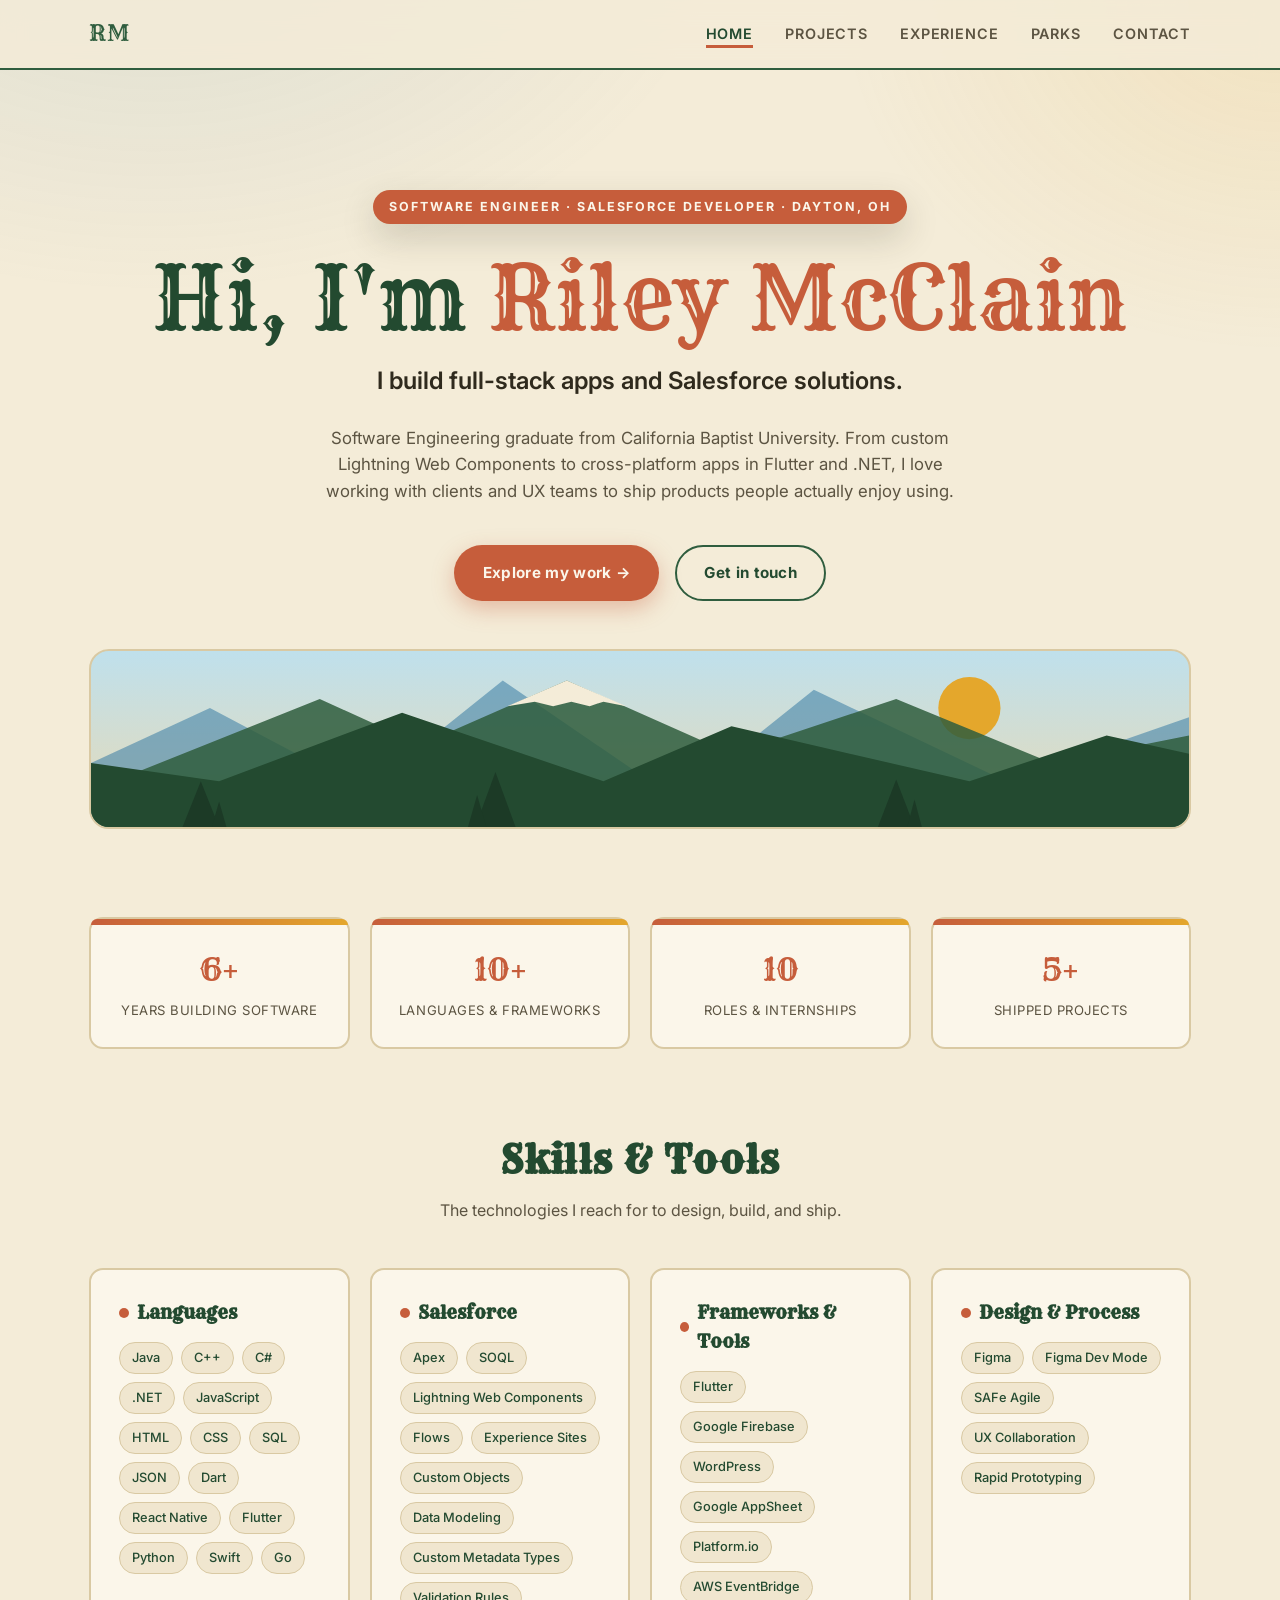
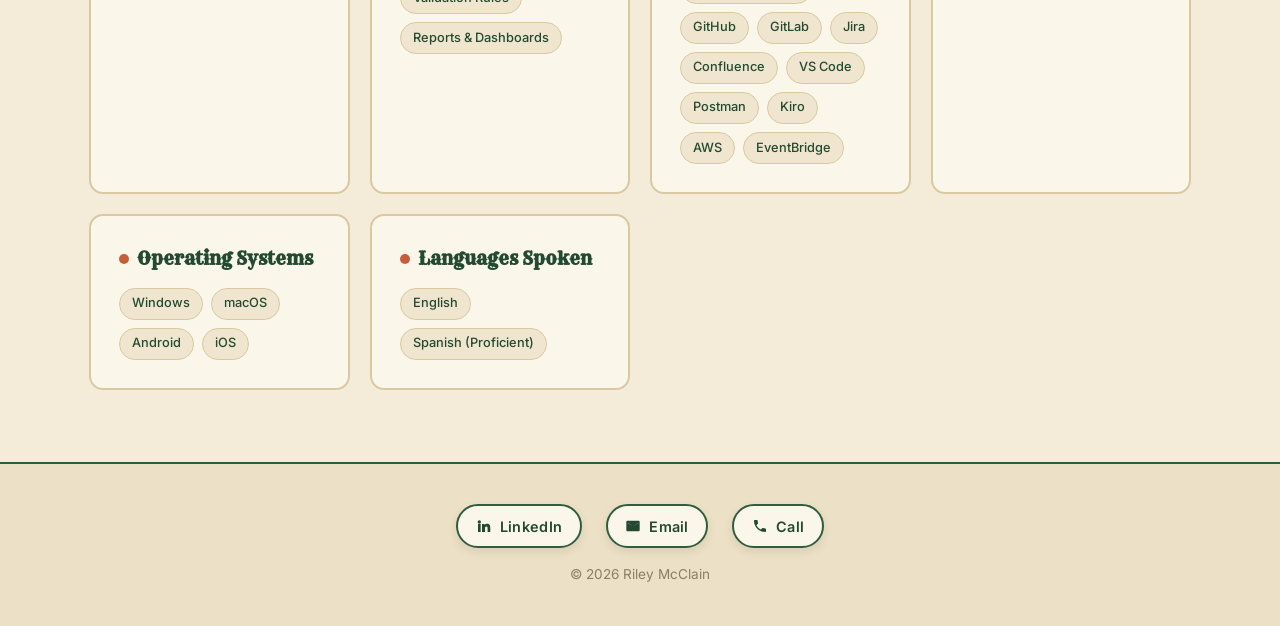
<file: index.html>
<!doctype html>
<html lang="en">
  <head>
    <meta charset="UTF-8" />
    <meta name="viewport" content="width=device-width, initial-scale=1.0" />
    <title>Riley McClain — Software Developer</title>
    <link rel="icon" type="image/svg+xml" href="favicon.svg" />
    <meta
      name="description"
      content="Riley McClain — Software Engineer specializing in full-stack development and Salesforce. Summa Cum Laude graduate building products people love to use."
    />

    <link rel="preconnect" href="https://fonts.googleapis.com" />
    <link rel="preconnect" href="https://fonts.gstatic.com" crossorigin />
    <link
      href="https://fonts.googleapis.com/css2?family=Inter:wght@400;500;600;700&family=Rye&family=Roboto+Slab:wght@500;700&display=swap"
      rel="stylesheet"
    />
    <link rel="stylesheet" href="styles.css" />
    <script src="data.js" defer></script>
    <script src="script.js" defer></script>
  </head>
  <body>
    <header class="header">
      <nav class="nav">
        <span class="logo">RM</span>
        <ul class="nav-links">
          <li><a href="index.html" class="active">Home</a></li>
          <li><a href="projects.html">Projects</a></li>
          <li><a href="experience.html">Experience</a></li>
          <li><a href="parks.html">Parks</a></li>
          <li><a href="contact.html">Contact</a></li>
        </ul>
      </nav>
    </header>

    <main class="main">
      <section class="hero">
        <span class="hero-eyebrow"
          >Software Engineer · Salesforce Developer · Dayton, OH</span
        >
        <h1>Hi, I'm <span class="grad">Riley McClain</span></h1>
        <p class="subtitle">
          I build full-stack apps and Salesforce solutions.
        </p>
        <p class="tagline">
          Software Engineering graduate from California Baptist University. From
          custom Lightning Web Components to cross-platform apps in Flutter and
          .NET, I love working with clients and UX teams to ship products people
          actually enjoy using.
        </p>
        <div class="cta-row">
          <a href="projects.html" class="btn primary">Explore my work →</a>
          <a href="contact.html" class="btn ghost">Get in touch</a>
        </div>

        <div class="hero-scene" aria-hidden="true">
          <svg viewBox="0 0 1200 200" preserveAspectRatio="xMidYMax slice">
            <!-- sun -->
            <circle cx="960" cy="70" r="34" fill="#e4a72c" />
            <!-- back mountain range (sky blue) -->
            <path
              d="M0 200 L0 130 L130 70 L300 160 L450 40 L640 170 L790 50 L1000 150 L1200 80 L1200 200 Z"
              fill="#3a7ca5"
              opacity="0.55"
            />
            <!-- mid range (pine) -->
            <path
              d="M0 200 L0 160 L250 60 L360 110 L520 40 L700 120 L880 60 L1050 130 L1200 100 L1200 200 Z"
              fill="#2f5d3e"
              opacity="0.85"
            />
            <!-- snow cap on main peak -->
            <path
              d="M520 40 L455 68 L485 63 L505 68 L525 63 L545 68 L560 63 L585 68 Z"
              fill="#f4ecd8"
            />
            <!-- front range (dark pine) -->
            <path
              d="M0 200 L0 130 L140 150 L340 75 L560 150 L700 90 L960 150 L1110 100 L1200 120 L1200 200 Z"
              fill="#234a30"
            />
            <!-- foreground pines -->
            <g fill="#1c3a26">
              <path d="M100 200 L120 150 L140 200 Z" />
              <path d="M132 200 L140 172 L148 200 Z" />
              <path d="M420 200 L442 140 L464 200 Z" />
              <path d="M412 200 L422 165 L432 200 Z" />
              <path d="M860 200 L880 148 L900 200 Z" />
              <path d="M892 200 L900 170 L908 200 Z" />
            </g>
          </svg>
        </div>
      </section>

      <section class="stats reveal">
        <div class="stat">
          <div class="num" id="stat-years">2+</div>
          <div class="label">Years building software</div>
        </div>
        <div class="stat">
          <div class="num">10+</div>
          <div class="label">Languages & frameworks</div>
        </div>
        <div class="stat">
          <div class="num" id="stat-roles">7</div>
          <div class="label">Roles &amp; internships</div>
        </div>
        <div class="stat">
          <div class="num">5+</div>
          <div class="label">Shipped projects</div>
        </div>
      </section>

      <section class="skills-section reveal">
        <h2 class="skills-heading">Skills &amp; Tools</h2>
        <p class="skills-sub">
          The technologies I reach for to design, build, and ship.
        </p>
        <div class="skills-grid">
          <div class="skill-group">
            <h3>Languages</h3>
            <div class="tag-list">
              <span class="tag">Java</span>
              <span class="tag">C++</span>
              <span class="tag">C#</span>
              <span class="tag">.NET</span>
              <span class="tag">JavaScript</span>
              <span class="tag">HTML</span>
              <span class="tag">CSS</span>
              <span class="tag">SQL</span>
              <span class="tag">JSON</span>
              <span class="tag">Dart</span>
              <span class="tag">React Native</span>
              <span class="tag">Flutter</span>
              <span class="tag">Python</span>
              <span class="tag">Swift</span>
              <span class="tag">Go</span>
            </div>
          </div>
          <div class="skill-group">
            <h3>Salesforce</h3>
            <div class="tag-list">
              <span class="tag">Apex</span>
              <span class="tag">SOQL</span>
              <span class="tag">Lightning Web Components</span>
              <span class="tag">Flows</span>
              <span class="tag">Experience Sites</span>
              <span class="tag">Custom Objects</span>
              <span class="tag">Data Modeling</span>
              <span class="tag">Custom Metadata Types</span>
              <span class="tag">Validation Rules</span>
              <span class="tag">Reports &amp; Dashboards</span>
            </div>
          </div>
          <div class="skill-group">
            <h3>Frameworks &amp; Tools</h3>
            <div class="tag-list">
              <span class="tag">Flutter</span>
              <span class="tag">Google Firebase</span>
              <span class="tag">WordPress</span>
              <span class="tag">Google AppSheet</span>
              <span class="tag">Platform.io</span>
              <span class="tag">AWS EventBridge</span>
              <span class="tag">GitHub</span>
              <span class="tag">GitLab</span>
              <span class="tag">Jira</span>
              <span class="tag">Confluence</span>
              <span class="tag">VS Code</span>
              <span class="tag">Postman</span>
              <span class="tag">Kiro</span>
              <span class="tag">AWS</span>
              <span class="tag">EventBridge</span>
            </div>
          </div>
          <div class="skill-group">
            <h3>Design &amp; Process</h3>
            <div class="tag-list">
              <span class="tag">Figma</span>
              <span class="tag">Figma Dev Mode</span>
              <span class="tag">SAFe Agile</span>
              <span class="tag">UX Collaboration</span>
              <span class="tag">Rapid Prototyping</span>
            </div>
          </div>
          <div class="skill-group">
            <h3>Operating Systems</h3>
            <div class="tag-list">
              <span class="tag">Windows</span>
              <span class="tag">macOS</span>
              <span class="tag">Android</span>
              <span class="tag">iOS</span>
            </div>
          </div>
          <div class="skill-group">
            <h3>Languages Spoken</h3>
            <div class="tag-list">
              <span class="tag">English</span>
              <span class="tag">Spanish (Proficient)</span>
            </div>
          </div>
        </div>
      </section>
    </main>

    <footer class="footer">
      <div class="footer-social">
        <a
          href="https://www.linkedin.com/in/rileynjmcclain"
          target="_blank"
          rel="noopener"
        >
          <svg
            class="badge-icon"
            viewBox="0 0 24 24"
            fill="currentColor"
            aria-hidden="true"
          >
            <path
              d="M4.98 3.5a2.5 2.5 0 11-.02 5 2.5 2.5 0 01.02-5zM3 9h4v12H3zM9 9h3.8v1.6h.05c.53-1 1.83-2.05 3.77-2.05 4.03 0 4.78 2.65 4.78 6.1V21h-4v-5.35c0-1.27-.02-2.9-1.77-2.9-1.77 0-2.04 1.38-2.04 2.8V21H9z"
            />
          </svg>
          LinkedIn
        </a>
        <a href="mailto:rileyn.mcclain@gmail.com">
          <svg
            class="badge-icon"
            viewBox="0 0 24 24"
            fill="currentColor"
            aria-hidden="true"
          >
            <path
              d="M2 5.5A1.5 1.5 0 013.5 4h17A1.5 1.5 0 0122 5.5v13a1.5 1.5 0 01-1.5 1.5h-17A1.5 1.5 0 012 18.5zM4 7.2v.3l8 5 8-5v-.3l-8 5z"
            />
          </svg>
          Email
        </a>
        <a href="tel:+18055519979">
          <svg
            class="badge-icon"
            viewBox="0 0 24 24"
            fill="currentColor"
            aria-hidden="true"
          >
            <path
              d="M6.6 10.8c1.4 2.8 3.8 5.1 6.6 6.6l2.2-2.2c.3-.3.7-.4 1-.2 1.1.4 2.4.6 3.6.6.6 0 1 .4 1 1V20c0 .6-.4 1-1 1C10.6 21 3 13.4 3 4c0-.6.4-1 1-1h3.5c.6 0 1 .4 1 1 0 1.3.2 2.5.6 3.6.1.4 0 .8-.3 1z"
            />
          </svg>
          Call
        </a>
      </div>
      <div class="footer-copy">© 2026 Riley McClain</div>
    </footer>
  </body>
</html>
</file>
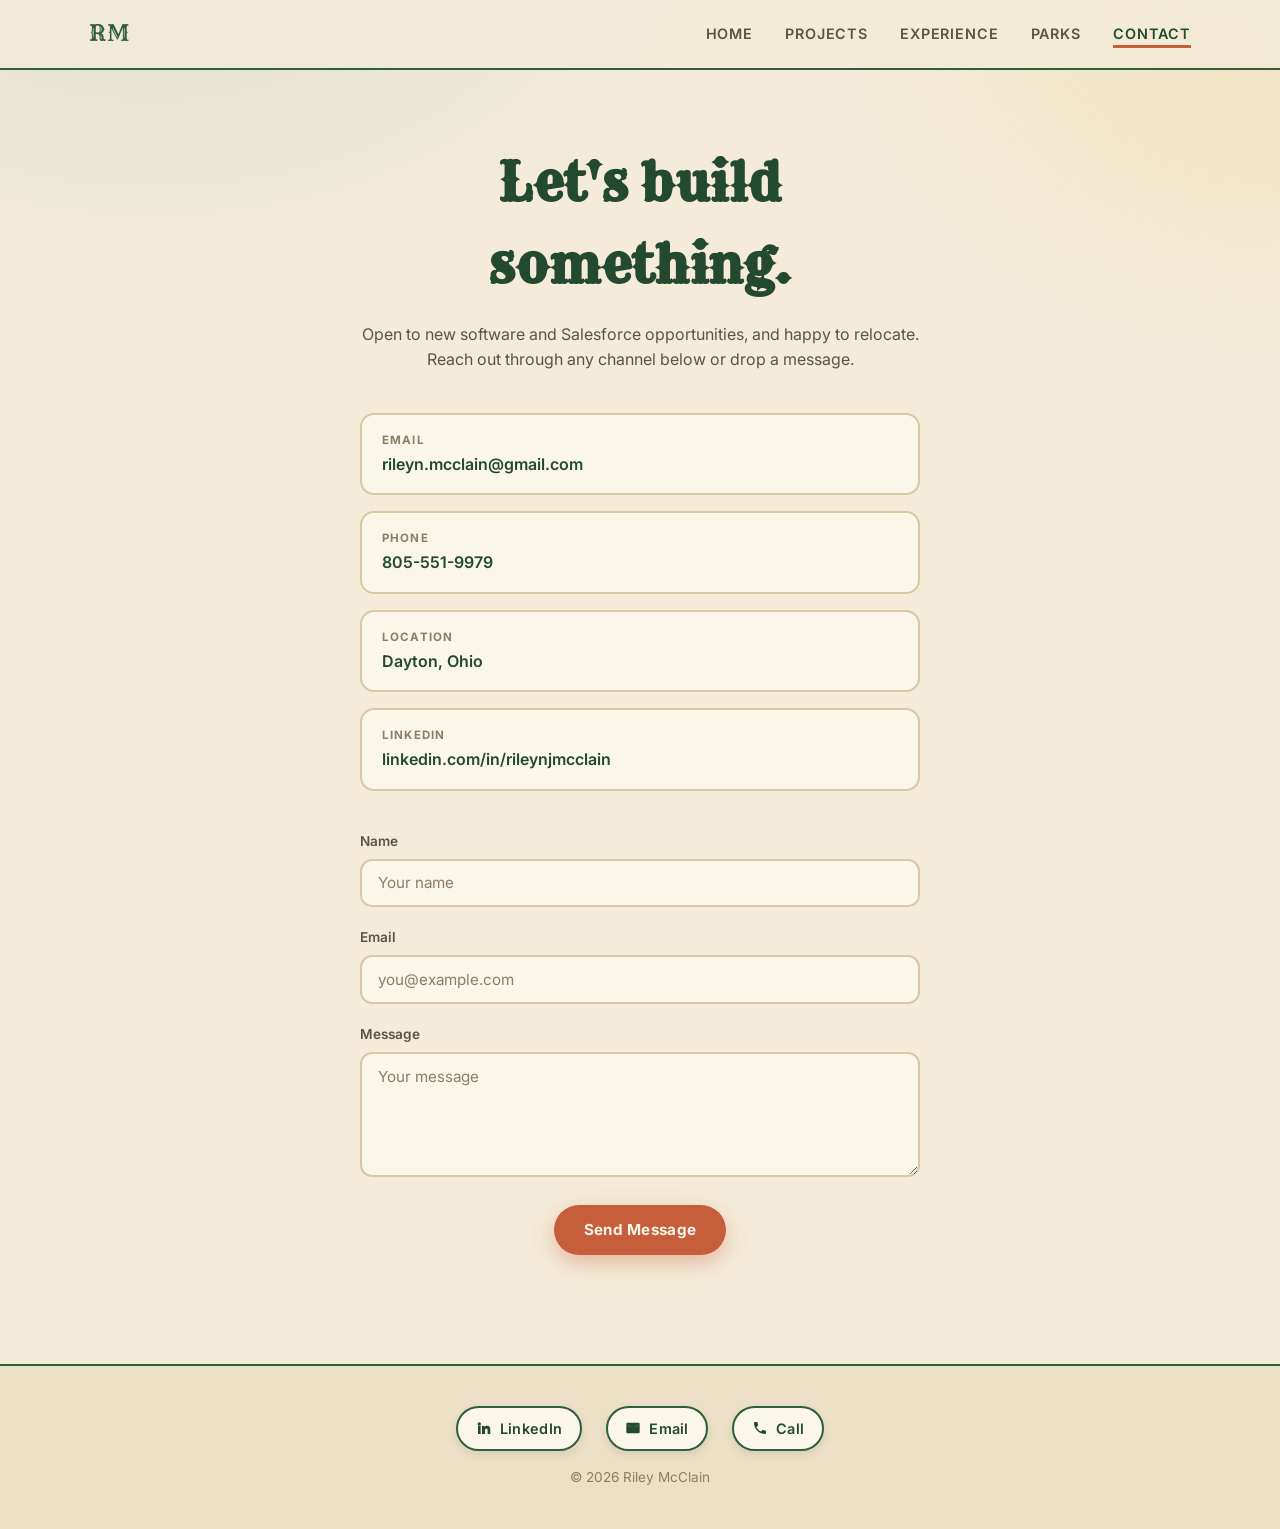
<file: contact.html>
<!doctype html>
<html lang="en">
  <head>
    <meta charset="UTF-8" />
    <meta name="viewport" content="width=device-width, initial-scale=1.0" />
    <title>Contact — Riley McClain</title>
    <link rel="icon" type="image/svg+xml" href="favicon.svg" />

    <link rel="preconnect" href="https://fonts.googleapis.com" />
    <link rel="preconnect" href="https://fonts.gstatic.com" crossorigin />
    <link
      href="https://fonts.googleapis.com/css2?family=Inter:wght@400;500;600;700&family=Rye&family=Roboto+Slab:wght@500;700&display=swap"
      rel="stylesheet"
    />
    <link rel="stylesheet" href="styles.css" />
    <script src="script.js" defer></script>
  </head>
  <body>
    <header class="header">
      <nav class="nav">
        <span class="logo">RM</span>
        <ul class="nav-links">
          <li><a href="index.html">Home</a></li>
          <li><a href="projects.html">Projects</a></li>
          <li><a href="experience.html">Experience</a></li>
          <li><a href="parks.html">Parks</a></li>
          <li><a href="contact.html" class="active">Contact</a></li>
        </ul>
      </nav>
    </header>

    <main class="main">
      <section class="contact reveal">
        <h1>Let's build something.</h1>
        <p class="contact-intro">
          Open to new software and Salesforce opportunities, and happy to
          relocate. Reach out through any channel below or drop a message.
        </p>

        <ul class="contact-details">
          <li>
            <span class="contact-label">Email</span>
            <a href="mailto:rileyn.mcclain@gmail.com"
              >rileyn.mcclain@gmail.com</a
            >
          </li>
          <li>
            <span class="contact-label">Phone</span>
            <a href="tel:+18055519979">805-551-9979</a>
          </li>
          <li>
            <span class="contact-label">Location</span>
            <span>Dayton, Ohio</span>
          </li>
          <li>
            <span class="contact-label">LinkedIn</span>
            <a
              href="https://www.linkedin.com/in/rileynjmcclain"
              target="_blank"
              rel="noopener"
              >linkedin.com/in/rileynjmcclain</a
            >
          </li>
        </ul>

        <form
          class="contact-form"
          id="contactForm"
          action="https://formspree.io/f/xqpeplzg"
          method="POST"
        >
          <div class="form-group">
            <label for="name">Name</label>
            <input
              id="name"
              name="name"
              type="text"
              placeholder="Your name"
              required
            />
          </div>

          <div class="form-group">
            <label for="email">Email</label>
            <input
              id="email"
              name="email"
              type="email"
              placeholder="you@example.com"
              required
            />
          </div>

          <div class="form-group">
            <label for="message">Message</label>
            <textarea
              id="message"
              name="message"
              rows="5"
              placeholder="Your message"
              required
            ></textarea>
          </div>

          <button class="btn primary" type="submit">Send Message</button>
          <p
            class="form-status"
            id="formStatus"
            role="status"
            aria-live="polite"
          ></p>
        </form>
      </section>
    </main>

    <!-- CONFIRMATION POPUP -->
    <div
      class="modal hidden"
      id="confirmModal"
      role="dialog"
      aria-modal="true"
      aria-labelledby="confirmTitle"
    >
      <div class="modal-content confirm-modal-content">
        <button class="modal-close" id="confirmClose" aria-label="Close">
          ×
        </button>
        <svg class="confirmation-check" viewBox="0 0 52 52" aria-hidden="true">
          <circle cx="26" cy="26" r="24" fill="none" />
          <path fill="none" d="M14 27 l8 8 l16 -16" />
        </svg>
        <h2 id="confirmTitle">Message sent!</h2>
        <p>
          Thanks for reaching out — your message is on its way. I'll get back to
          you as soon as I can.
        </p>
        <button class="btn primary" type="button" id="confirmOk">Done</button>
      </div>
    </div>

    <footer class="footer">
      <div class="footer-social">
        <a
          href="https://www.linkedin.com/in/rileynjmcclain"
          target="_blank"
          rel="noopener"
        >
          <svg
            class="badge-icon"
            viewBox="0 0 24 24"
            fill="currentColor"
            aria-hidden="true"
          >
            <path
              d="M4.98 3.5a2.5 2.5 0 11-.02 5 2.5 2.5 0 01.02-5zM3 9h4v12H3zM9 9h3.8v1.6h.05c.53-1 1.83-2.05 3.77-2.05 4.03 0 4.78 2.65 4.78 6.1V21h-4v-5.35c0-1.27-.02-2.9-1.77-2.9-1.77 0-2.04 1.38-2.04 2.8V21H9z"
            />
          </svg>
          LinkedIn
        </a>
        <a href="mailto:rileyn.mcclain@gmail.com">
          <svg
            class="badge-icon"
            viewBox="0 0 24 24"
            fill="currentColor"
            aria-hidden="true"
          >
            <path
              d="M2 5.5A1.5 1.5 0 013.5 4h17A1.5 1.5 0 0122 5.5v13a1.5 1.5 0 01-1.5 1.5h-17A1.5 1.5 0 012 18.5zM4 7.2v.3l8 5 8-5v-.3l-8 5z"
            />
          </svg>
          Email
        </a>
        <a href="tel:+18055519979">
          <svg
            class="badge-icon"
            viewBox="0 0 24 24"
            fill="currentColor"
            aria-hidden="true"
          >
            <path
              d="M6.6 10.8c1.4 2.8 3.8 5.1 6.6 6.6l2.2-2.2c.3-.3.7-.4 1-.2 1.1.4 2.4.6 3.6.6.6 0 1 .4 1 1V20c0 .6-.4 1-1 1C10.6 21 3 13.4 3 4c0-.6.4-1 1-1h3.5c.6 0 1 .4 1 1 0 1.3.2 2.5.6 3.6.1.4 0 .8-.3 1z"
            />
          </svg>
          Call
        </a>
      </div>
      <div class="footer-copy">© 2026 Riley McClain</div>
    </footer>
  </body>
</html>
</file>
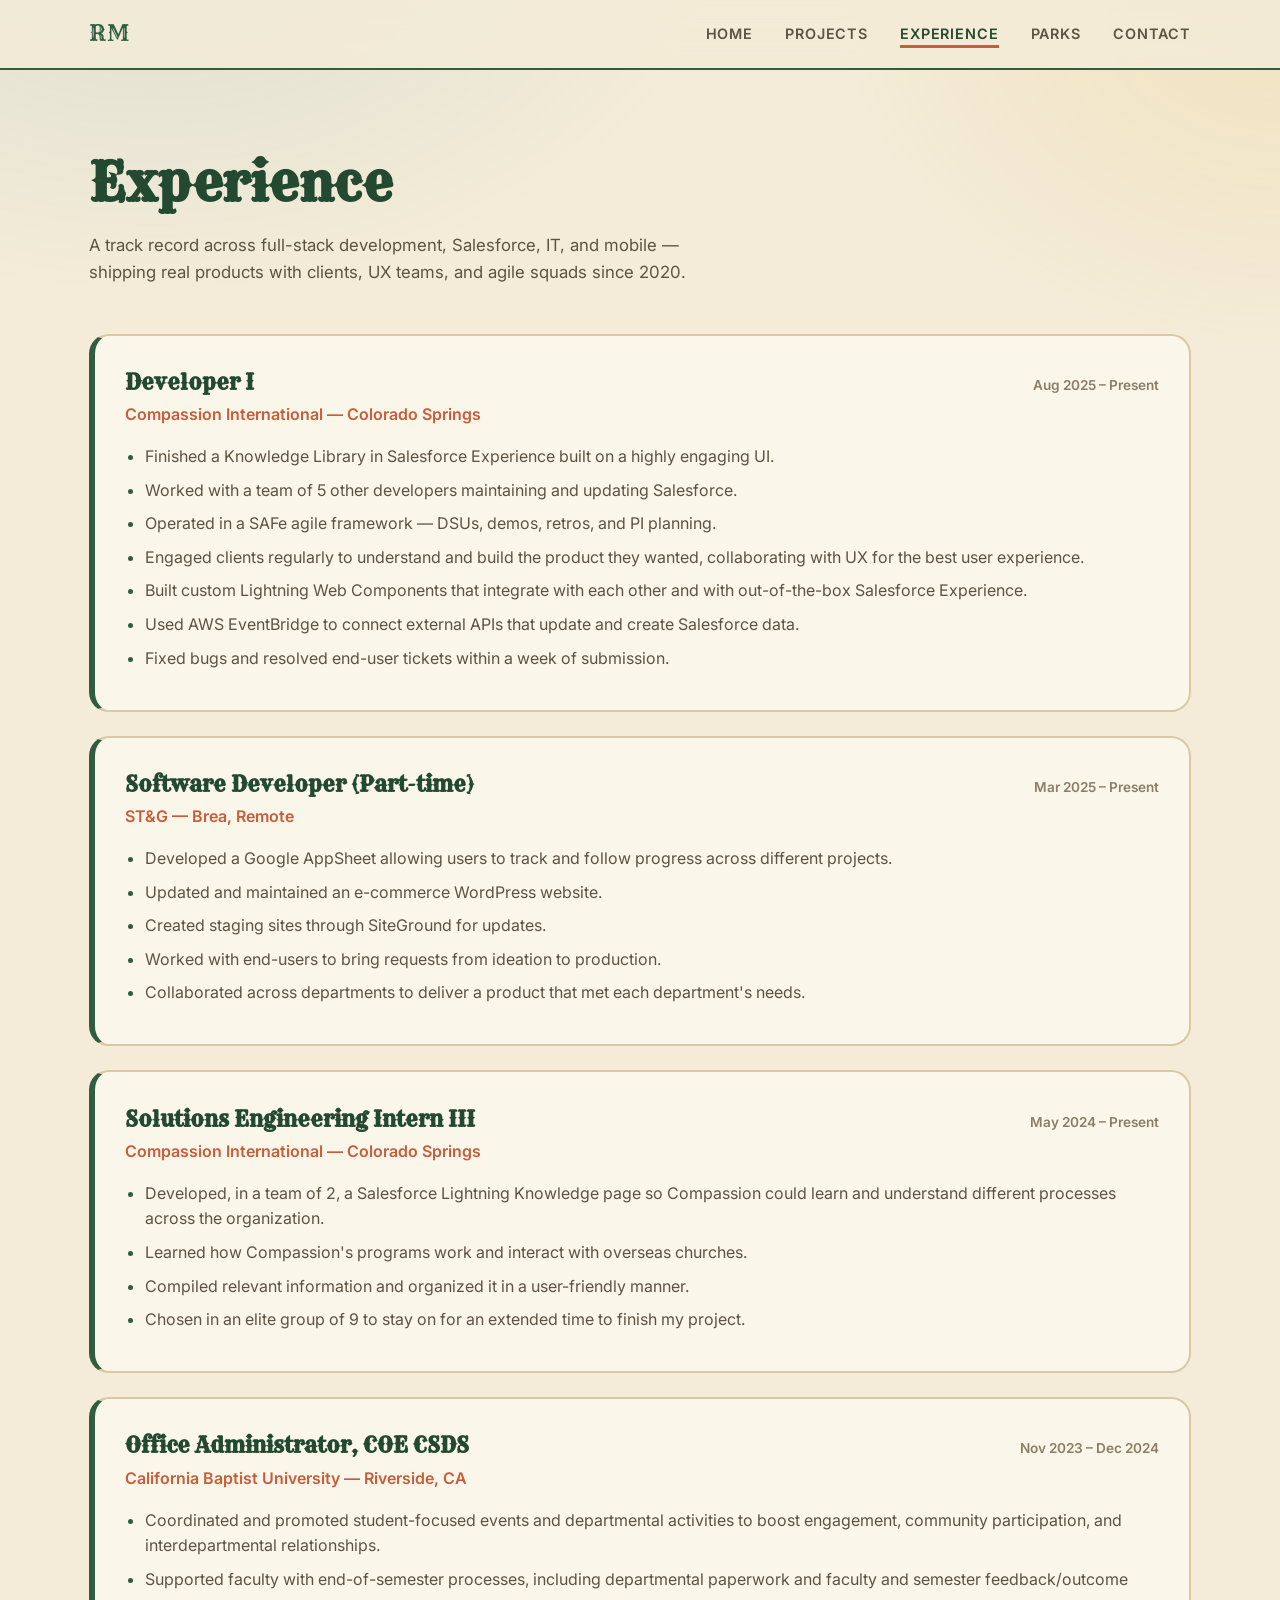
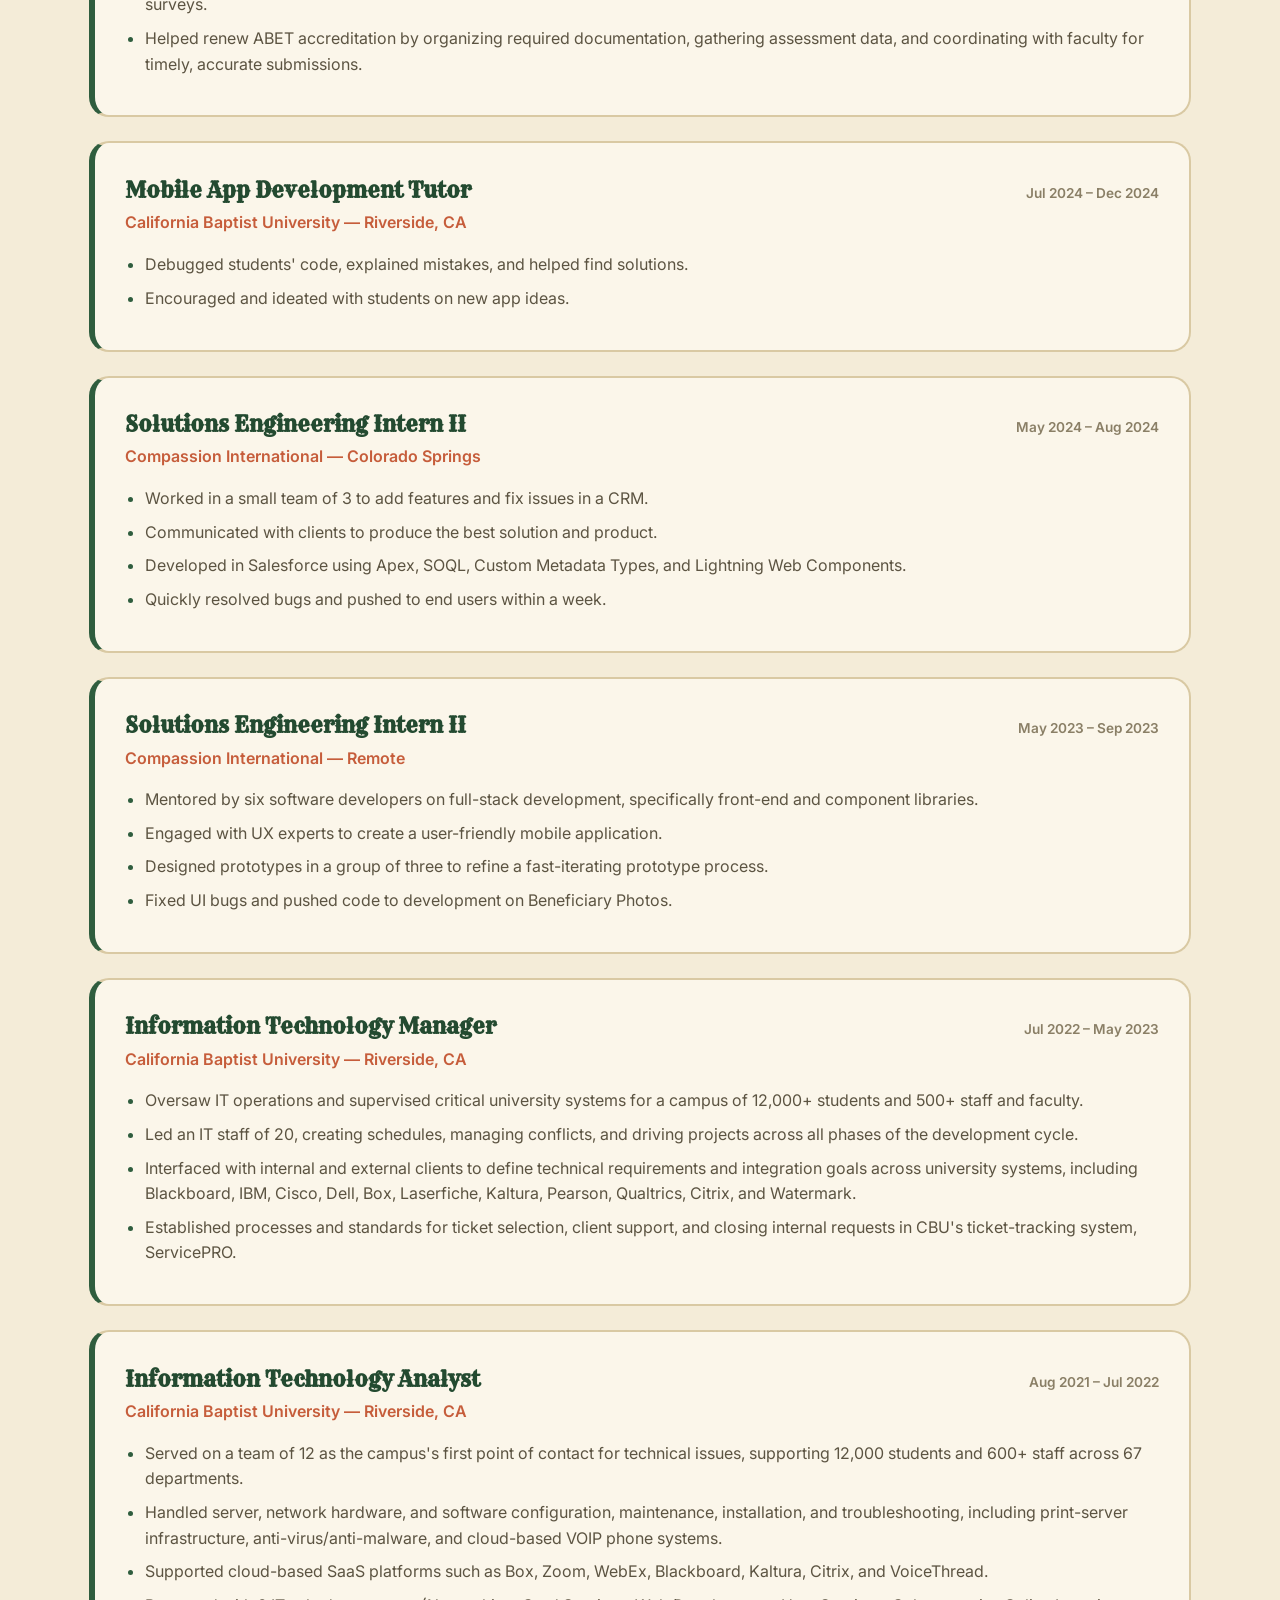
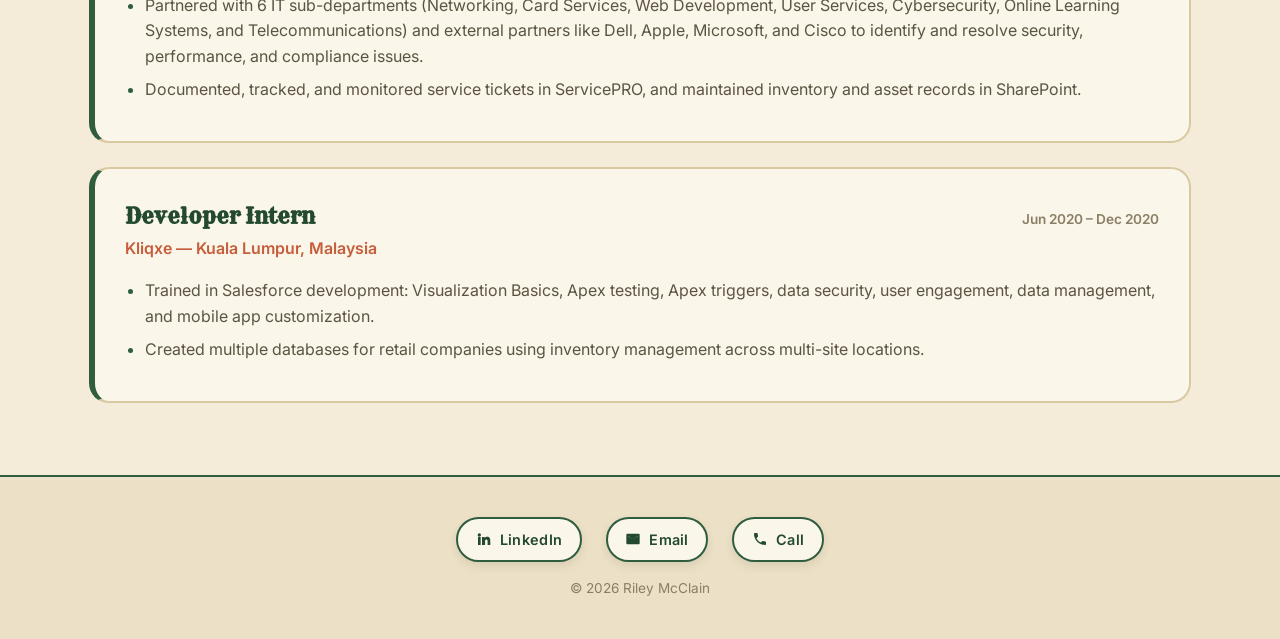
<file: experience.html>
<!doctype html>
<html lang="en">
  <head>
    <meta charset="UTF-8" />
    <meta name="viewport" content="width=device-width, initial-scale=1.0" />
    <title>Experience — Riley McClain</title>
    <link rel="icon" type="image/svg+xml" href="favicon.svg" />

    <link rel="preconnect" href="https://fonts.googleapis.com" />
    <link rel="preconnect" href="https://fonts.gstatic.com" crossorigin />
    <link
      href="https://fonts.googleapis.com/css2?family=Inter:wght@400;500;600;700&family=Rye&family=Roboto+Slab:wght@500;700&display=swap"
      rel="stylesheet"
    />
    <link rel="stylesheet" href="styles.css" />
    <script src="data.js" defer></script>
    <script src="script.js" defer></script>
  </head>
  <body>
    <header class="header">
      <nav class="nav">
        <span class="logo">RM</span>
        <ul class="nav-links">
          <li><a href="index.html">Home</a></li>
          <li><a href="projects.html">Projects</a></li>
          <li><a href="experience.html" class="active">Experience</a></li>
          <li><a href="parks.html">Parks</a></li>
          <li><a href="contact.html">Contact</a></li>
        </ul>
      </nav>
    </header>

    <main class="main">
      <h1>Experience</h1>
      <p class="section-intro">
        A track record across full-stack development, Salesforce, IT, and mobile
        — shipping real products with clients, UX teams, and agile squads since
        2020.
      </p>

      <!-- Cards are rendered from data.js by script.js -->
      <section class="experience-list" id="experienceList"></section>
    </main>

    <footer class="footer">
      <div class="footer-social">
        <a
          href="https://www.linkedin.com/in/rileynjmcclain"
          target="_blank"
          rel="noopener"
        >
          <svg
            class="badge-icon"
            viewBox="0 0 24 24"
            fill="currentColor"
            aria-hidden="true"
          >
            <path
              d="M4.98 3.5a2.5 2.5 0 11-.02 5 2.5 2.5 0 01.02-5zM3 9h4v12H3zM9 9h3.8v1.6h.05c.53-1 1.83-2.05 3.77-2.05 4.03 0 4.78 2.65 4.78 6.1V21h-4v-5.35c0-1.27-.02-2.9-1.77-2.9-1.77 0-2.04 1.38-2.04 2.8V21H9z"
            />
          </svg>
          LinkedIn
        </a>
        <a href="mailto:rileyn.mcclain@gmail.com">
          <svg
            class="badge-icon"
            viewBox="0 0 24 24"
            fill="currentColor"
            aria-hidden="true"
          >
            <path
              d="M2 5.5A1.5 1.5 0 013.5 4h17A1.5 1.5 0 0122 5.5v13a1.5 1.5 0 01-1.5 1.5h-17A1.5 1.5 0 012 18.5zM4 7.2v.3l8 5 8-5v-.3l-8 5z"
            />
          </svg>
          Email
        </a>
        <a href="tel:+18055519979">
          <svg
            class="badge-icon"
            viewBox="0 0 24 24"
            fill="currentColor"
            aria-hidden="true"
          >
            <path
              d="M6.6 10.8c1.4 2.8 3.8 5.1 6.6 6.6l2.2-2.2c.3-.3.7-.4 1-.2 1.1.4 2.4.6 3.6.6.6 0 1 .4 1 1V20c0 .6-.4 1-1 1C10.6 21 3 13.4 3 4c0-.6.4-1 1-1h3.5c.6 0 1 .4 1 1 0 1.3.2 2.5.6 3.6.1.4 0 .8-.3 1z"
            />
          </svg>
          Call
        </a>
      </div>
      <div class="footer-copy">© 2026 Riley McClain</div>
    </footer>
  </body>
</html>
</file>
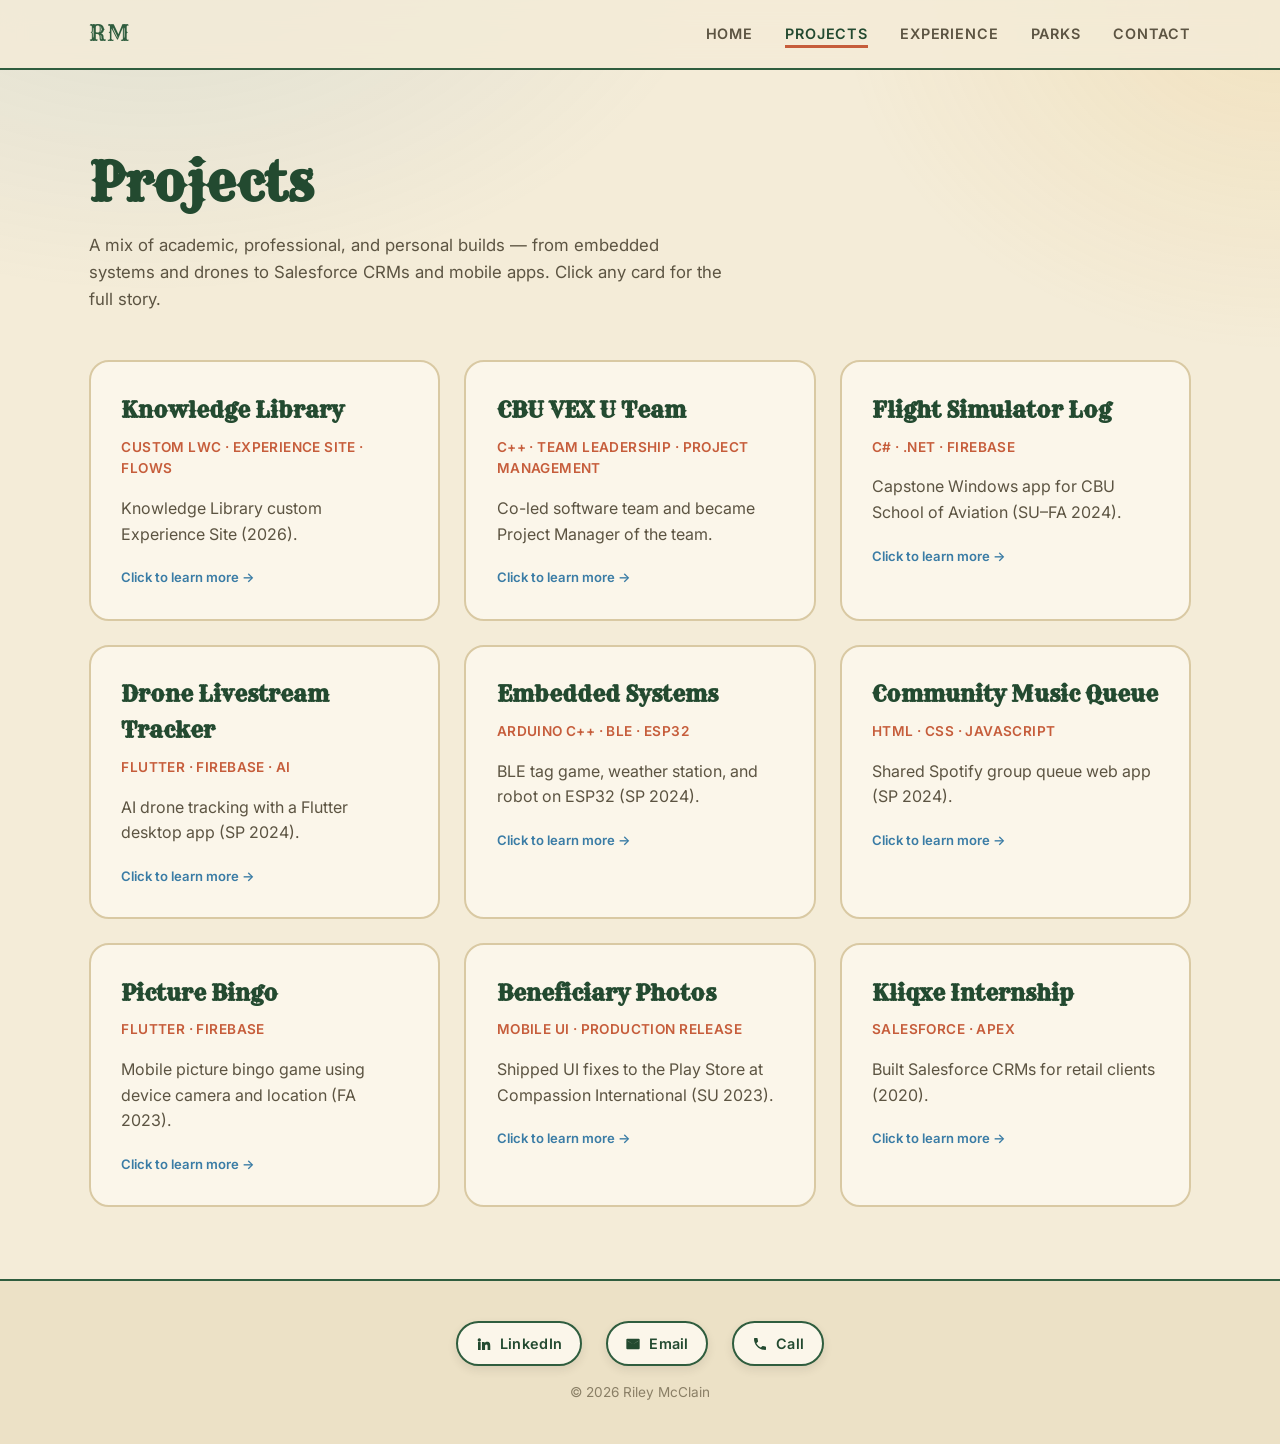
<file: projects.html>
<!doctype html>
<html lang="en">
  <head>
    <meta charset="UTF-8" />
    <meta name="viewport" content="width=device-width, initial-scale=1.0" />
    <title>Projects — Riley McClain</title>
    <link rel="icon" type="image/svg+xml" href="favicon.svg" />

    <link rel="preconnect" href="https://fonts.googleapis.com" />
    <link rel="preconnect" href="https://fonts.gstatic.com" crossorigin />
    <link
      href="https://fonts.googleapis.com/css2?family=Inter:wght@400;500;600;700&family=Rye&family=Roboto+Slab:wght@500;700&display=swap"
      rel="stylesheet"
    />
    <link rel="stylesheet" href="styles.css" />
    <script src="data.js" defer></script>
    <script src="script.js" defer></script>
  </head>
  <body>
    <header class="header">
      <nav class="nav">
        <span class="logo">RM</span>
        <ul class="nav-links">
          <li><a href="index.html">Home</a></li>
          <li><a href="projects.html" class="active">Projects</a></li>
          <li><a href="experience.html">Experience</a></li>
          <li><a href="parks.html">Parks</a></li>
          <li><a href="contact.html">Contact</a></li>
        </ul>
      </nav>
    </header>

    <main class="main">
      <h1>Projects</h1>
      <p class="section-intro">
        A mix of academic, professional, and personal builds — from embedded
        systems and drones to Salesforce CRMs and mobile apps. Click any card
        for the full story.
      </p>

      <!-- Cards are rendered from window.PROJECTS in data.js by script.js -->
      <section class="project-grid" id="projectGrid"></section>
    </main>

    <footer class="footer">
      <div class="footer-social">
        <a
          href="https://www.linkedin.com/in/rileynjmcclain"
          target="_blank"
          rel="noopener"
        >
          <svg
            class="badge-icon"
            viewBox="0 0 24 24"
            fill="currentColor"
            aria-hidden="true"
          >
            <path
              d="M4.98 3.5a2.5 2.5 0 11-.02 5 2.5 2.5 0 01.02-5zM3 9h4v12H3zM9 9h3.8v1.6h.05c.53-1 1.83-2.05 3.77-2.05 4.03 0 4.78 2.65 4.78 6.1V21h-4v-5.35c0-1.27-.02-2.9-1.77-2.9-1.77 0-2.04 1.38-2.04 2.8V21H9z"
            />
          </svg>
          LinkedIn
        </a>
        <a href="mailto:rileyn.mcclain@gmail.com">
          <svg
            class="badge-icon"
            viewBox="0 0 24 24"
            fill="currentColor"
            aria-hidden="true"
          >
            <path
              d="M2 5.5A1.5 1.5 0 013.5 4h17A1.5 1.5 0 0122 5.5v13a1.5 1.5 0 01-1.5 1.5h-17A1.5 1.5 0 012 18.5zM4 7.2v.3l8 5 8-5v-.3l-8 5z"
            />
          </svg>
          Email
        </a>
        <a href="tel:+18055519979">
          <svg
            class="badge-icon"
            viewBox="0 0 24 24"
            fill="currentColor"
            aria-hidden="true"
          >
            <path
              d="M6.6 10.8c1.4 2.8 3.8 5.1 6.6 6.6l2.2-2.2c.3-.3.7-.4 1-.2 1.1.4 2.4.6 3.6.6.6 0 1 .4 1 1V20c0 .6-.4 1-1 1C10.6 21 3 13.4 3 4c0-.6.4-1 1-1h3.5c.6 0 1 .4 1 1 0 1.3.2 2.5.6 3.6.1.4 0 .8-.3 1z"
            />
          </svg>
          Call
        </a>
      </div>
      <div class="footer-copy">© 2026 Riley McClain</div>
    </footer>

    <!-- MODAL -->
    <div class="modal hidden" id="projectModal">
      <div class="modal-content">
        <button class="modal-close" id="closeModal">×</button>
        <h2 id="modalTitle"></h2>
        <p class="modal-skills" id="modalSkills"></p>
        <p id="modalDescription"></p>
      </div>
    </div>
  </body>
</html>
</file>
<file: styles.css>
/* ============================= */
/* NATIONAL PARKS THEME           */
/* Vintage WPA poster aesthetic   */
/* ============================= */
:root {
  --bg: #f4ecd8; /* aged paper cream */
  --bg-soft: #ece1c6;
  --surface: #fbf6ea; /* card paper */
  --surface-2: #f0e6cf;
  --border: #d9c9a3;
  --text: #2f2a1d; /* dark bark */
  --text-muted: #5c5442;
  --text-dim: #8a7f66;
  --forest: #2f5d3e; /* deep pine green */
  --forest-dark: #234a30;
  --sky: #3a7ca5; /* national park sky blue */
  --canyon: #c65d3b; /* canyon rust/orange */
  --canyon-dark: #a94a2c;
  --sunset: #e4a72c; /* golden hour */
  --accent: var(--forest);
  --accent-2: var(--canyon);
  --accent-glow: rgba(47, 93, 62, 0.28);
  --gradient: linear-gradient(120deg, #2f5d3e 0%, #3a7ca5 100%);
  --gradient-warm: linear-gradient(120deg, #c65d3b 0%, #e4a72c 100%);
  --radius: 14px;
  --radius-lg: 20px;
  --shadow: 0 14px 34px rgba(47, 42, 29, 0.18);
  --maxw: 1150px;
}

/* RESET */
* {
  margin: 0;
  padding: 0;
  box-sizing: border-box;
}

html {
  scroll-behavior: smooth;
}

html,
body {
  height: 100%;
}

body {
  display: flex;
  flex-direction: column;
  font-family:
    "Inter",
    -apple-system,
    BlinkMacSystemFont,
    system-ui,
    sans-serif;
  background: var(--bg);
  color: var(--text);
  line-height: 1.6;
  -webkit-font-smoothing: antialiased;
  overflow-x: hidden;
}

/* Subtle paper texture + topographic tint */
body::before {
  content: "";
  position: fixed;
  inset: 0;
  background:
    radial-gradient(
      60rem 40rem at 12% -10%,
      rgba(58, 124, 165, 0.12),
      transparent 60%
    ),
    radial-gradient(
      50rem 40rem at 100% 0%,
      rgba(228, 167, 44, 0.14),
      transparent 55%
    );
  z-index: -1;
  pointer-events: none;
}

h1,
h2,
h3,
.logo {
  font-family: "Rye", "Roboto Slab", Georgia, serif;
}

a {
  color: inherit;
}

/* ============================= */
/* HEADER / NAV                   */
/* ============================= */
.header {
  position: sticky;
  top: 0;
  z-index: 100;
  background: rgba(244, 236, 216, 0.85);
  backdrop-filter: blur(12px);
  border-bottom: 2px solid var(--forest);
}

.nav {
  max-width: var(--maxw);
  margin: auto;
  padding: 1rem 1.5rem;
  display: flex;
  justify-content: space-between;
  align-items: center;
}

.logo {
  font-weight: 400;
  font-size: 1.4rem;
  letter-spacing: 0.03em;
  color: var(--forest);
}

.nav-links {
  list-style: none;
  display: flex;
  gap: 2rem;
}

.nav-links a {
  text-decoration: none;
  color: var(--text-muted);
  font-size: 0.9rem;
  font-weight: 600;
  text-transform: uppercase;
  letter-spacing: 0.06em;
  position: relative;
  transition: color 0.2s ease;
}

.nav-links a::after {
  content: "";
  position: absolute;
  left: 0;
  bottom: -6px;
  height: 3px;
  width: 0;
  background: var(--canyon);
  transition: width 0.25s ease;
}

.nav-links a.active,
.nav-links a:hover {
  color: var(--forest-dark);
}

.nav-links a.active::after,
.nav-links a:hover::after {
  width: 100%;
}

/* ============================= */
/* LAYOUT                         */
/* ============================= */
.main {
  flex: 1;
  width: 100%;
  max-width: var(--maxw);
  margin: auto;
  padding: 4.5rem 1.5rem;
}

.main > h1 {
  font-size: clamp(2.4rem, 4vw, 3.2rem);
  letter-spacing: 0.01em;
  margin-bottom: 0.5rem;
  color: var(--forest-dark);
}

.section-intro {
  color: var(--text-muted);
  max-width: 640px;
  margin-bottom: 3rem;
  font-size: 1.05rem;
}

/* ============================= */
/* HERO                           */
/* ============================= */
.hero {
  text-align: center;
  padding: 3rem 0 1rem;
  position: relative;
  animation: fadeUp 0.8s ease both;
}

.hero-eyebrow {
  display: inline-block;
  font-size: 0.78rem;
  font-weight: 700;
  letter-spacing: 0.16em;
  text-transform: uppercase;
  color: var(--surface);
  padding: 0.45rem 1rem;
  border-radius: 999px;
  background: var(--canyon);
  margin-bottom: 1.75rem;
  box-shadow: var(--shadow);
}

.hero h1 {
  font-size: clamp(2.8rem, 8vw, 5.5rem);
  line-height: 1.05;
  letter-spacing: 0.01em;
  font-weight: 400;
  color: var(--forest-dark);
}

.hero h1 .grad {
  color: var(--canyon);
}

.subtitle {
  font-size: clamp(1.1rem, 2.5vw, 1.5rem);
  margin-top: 1.1rem;
  color: var(--text);
  font-weight: 600;
}

.tagline {
  max-width: 660px;
  margin: 1.5rem auto 0;
  color: var(--text-muted);
  font-size: 1.05rem;
}

/* Mountain range silhouette under the hero */
.hero-scene {
  position: relative;
  margin-top: 3rem;
  height: 180px;
  overflow: hidden;
  border-radius: var(--radius-lg);
  background: linear-gradient(180deg, #bfe0ec 0%, #e8dab5 100%);
  border: 2px solid var(--border);
}

.hero-scene svg {
  position: absolute;
  bottom: 0;
  left: 0;
  width: 100%;
  height: 100%;
  display: block;
}

/* ============================= */
/* BUTTONS                        */
/* ============================= */
.cta-row {
  display: flex;
  gap: 1rem;
  justify-content: center;
  flex-wrap: wrap;
  margin-top: 2.5rem;
}

.btn {
  display: inline-flex;
  align-items: center;
  gap: 0.5rem;
  font-family: inherit;
  font-size: 0.95rem;
  font-weight: 700;
  letter-spacing: 0.02em;
  padding: 0.85rem 1.7rem;
  border-radius: 999px;
  border: 2px solid transparent;
  cursor: pointer;
  text-decoration: none;
  transition:
    transform 0.2s ease,
    box-shadow 0.2s ease,
    background 0.2s ease,
    border-color 0.2s ease,
    color 0.2s ease;
}

.btn.primary {
  background: var(--canyon);
  color: var(--surface);
  box-shadow: 0 8px 22px rgba(198, 93, 59, 0.35);
}

.btn.primary:hover {
  transform: translateY(-2px);
  background: var(--canyon-dark);
  box-shadow: 0 14px 30px rgba(198, 93, 59, 0.4);
}

.btn.ghost {
  background: transparent;
  color: var(--forest-dark);
  border-color: var(--forest);
}

.btn.ghost:hover {
  transform: translateY(-2px);
  background: var(--forest);
  color: var(--surface);
}

/* ============================= */
/* STATS STRIP (trail markers)    */
/* ============================= */
.stats {
  display: grid;
  grid-template-columns: repeat(4, 1fr);
  gap: 1.25rem;
  margin: 4.5rem 0;
}

.stat {
  background: var(--surface);
  border: 2px solid var(--border);
  border-radius: var(--radius);
  padding: 1.6rem 1.25rem;
  text-align: center;
  position: relative;
}

.stat::before {
  content: "";
  position: absolute;
  top: 0;
  left: 0;
  right: 0;
  height: 6px;
  background: var(--gradient-warm);
  border-radius: var(--radius) var(--radius) 0 0;
}

.stat .num {
  font-family: "Rye", "Roboto Slab", serif;
  font-size: 2rem;
  font-weight: 400;
  color: var(--canyon);
}

.stat .label {
  font-size: 0.82rem;
  color: var(--text-muted);
  margin-top: 0.3rem;
  text-transform: uppercase;
  letter-spacing: 0.04em;
}

/* ============================= */
/* SKILLS SECTION                 */
/* ============================= */
.skills-section {
  margin-top: 5rem;
}

.skills-heading {
  text-align: center;
  font-size: clamp(1.9rem, 3vw, 2.4rem);
  letter-spacing: 0.01em;
  margin-bottom: 0.5rem;
  color: var(--forest-dark);
}

.skills-sub {
  text-align: center;
  color: var(--text-muted);
  margin-bottom: 2.75rem;
}

.skills-grid {
  display: grid;
  gap: 1.25rem;
  grid-template-columns: repeat(auto-fit, minmax(260px, 1fr));
}

.skill-group {
  background: var(--surface);
  border: 2px solid var(--border);
  border-radius: var(--radius);
  padding: 1.75rem;
  transition:
    transform 0.25s ease,
    border-color 0.25s ease,
    box-shadow 0.25s ease;
}

.skill-group:hover {
  transform: translateY(-4px);
  border-color: var(--forest);
  box-shadow: var(--shadow);
}

.skill-group h3 {
  font-size: 1.15rem;
  margin-bottom: 0.9rem;
  display: flex;
  align-items: center;
  gap: 0.5rem;
  color: var(--forest-dark);
}

.skill-group h3::before {
  content: "";
  width: 10px;
  height: 10px;
  border-radius: 50%;
  background: var(--canyon);
}

.tag-list {
  display: flex;
  flex-wrap: wrap;
  gap: 0.5rem;
}

.tag {
  font-size: 0.8rem;
  color: var(--forest-dark);
  background: var(--surface-2);
  border: 1px solid var(--border);
  padding: 0.3rem 0.75rem;
  border-radius: 999px;
  font-weight: 500;
}

/* ============================= */
/* PROJECTS                       */
/* ============================= */
.project-grid {
  display: grid;
  gap: 1.5rem;
  grid-template-columns: repeat(auto-fit, minmax(300px, 1fr));
}

.project-card {
  background: var(--surface);
  border: 2px solid var(--border);
  border-radius: var(--radius-lg);
  padding: 1.9rem;
  position: relative;
  overflow: hidden;
}

.project-card h3 {
  font-size: 1.4rem;
  margin-bottom: 0.5rem;
  color: var(--forest-dark);
}

.project-skills {
  font-size: 0.85rem;
  color: var(--canyon);
  margin-bottom: 1rem;
  font-weight: 600;
  text-transform: uppercase;
  letter-spacing: 0.03em;
}

.project-card p.project-preview {
  color: var(--text-muted);
}

.project-card.clickable {
  cursor: pointer;
  transition:
    transform 0.25s ease,
    box-shadow 0.25s ease,
    border-color 0.25s ease;
}

.project-card.clickable:hover {
  transform: translateY(-6px);
  box-shadow: var(--shadow);
  border-color: var(--forest);
}

.card-hint {
  margin-top: 1.25rem;
  font-size: 0.82rem;
  color: var(--sky);
  font-weight: 600;
  display: flex;
  align-items: center;
  gap: 0.4rem;
}

/* ============================= */
/* EXPERIENCE (TRAIL)             */
/* ============================= */
.experience-list {
  display: grid;
  gap: 1.5rem;
  position: relative;
}

.experience-card {
  background: var(--surface);
  border: 2px solid var(--border);
  border-radius: var(--radius-lg);
  padding: 1.9rem;
  border-left: 6px solid var(--forest);
  transition:
    transform 0.25s ease,
    border-color 0.25s ease,
    box-shadow 0.25s ease;
}

.experience-card:hover {
  transform: translateX(4px);
  border-left-color: var(--canyon);
  box-shadow: var(--shadow);
}

.experience-card .role-head {
  display: flex;
  justify-content: space-between;
  align-items: baseline;
  flex-wrap: wrap;
  gap: 0.5rem;
}

.experience-card h3 {
  font-size: 1.3rem;
  color: var(--forest-dark);
}

.company {
  font-weight: 600;
  color: var(--canyon);
  margin-top: 0.2rem;
}

.date {
  font-size: 0.85rem;
  color: var(--text-dim);
  white-space: nowrap;
  font-weight: 600;
}

.experience-card ul {
  padding-left: 1.2rem;
  margin-top: 1rem;
}

.experience-card li {
  margin-bottom: 0.5rem;
  color: var(--text-muted);
}

.experience-card li::marker {
  color: var(--forest);
}

/* ============================= */
/* CONTACT                        */
/* ============================= */
.contact {
  max-width: 560px;
  margin: auto;
  text-align: center;
}

.contact h1 {
  font-size: clamp(2.4rem, 4vw, 3.2rem);
  margin-bottom: 1rem;
  letter-spacing: 0.01em;
  color: var(--forest-dark);
}

.contact-intro {
  color: var(--text-muted);
  margin-bottom: 2.5rem;
}

.contact-details {
  list-style: none;
  display: grid;
  gap: 1rem;
  margin-bottom: 2.5rem;
  text-align: left;
}

.contact-details li {
  display: flex;
  flex-direction: column;
  gap: 0.15rem;
  background: var(--surface);
  border: 2px solid var(--border);
  border-radius: var(--radius);
  padding: 1rem 1.25rem;
  transition: border-color 0.2s ease;
}

.contact-details li:hover {
  border-color: var(--forest);
}

.contact-label {
  font-size: 0.72rem;
  text-transform: uppercase;
  letter-spacing: 0.1em;
  color: var(--text-dim);
  font-weight: 700;
}

.contact-details a,
.contact-details li > span:not(.contact-label) {
  color: var(--forest-dark);
  text-decoration: none;
  font-weight: 600;
}

.contact-details a:hover {
  color: var(--canyon);
}

.contact-form {
  display: flex;
  flex-direction: column;
  gap: 1.25rem;
  text-align: left;
}

.form-group {
  display: flex;
  flex-direction: column;
}

.form-group label {
  font-size: 0.85rem;
  color: var(--text-muted);
  margin-bottom: 0.4rem;
  font-weight: 600;
}

.form-group input,
.form-group textarea {
  font-family: inherit;
  padding: 0.8rem 1rem;
  font-size: 0.95rem;
  border-radius: 12px;
  border: 2px solid var(--border);
  background: var(--surface);
  color: var(--text);
  transition:
    border-color 0.2s ease,
    box-shadow 0.2s ease;
}

.form-group input::placeholder,
.form-group textarea::placeholder {
  color: var(--text-dim);
}

.form-group input:focus,
.form-group textarea:focus {
  outline: none;
  border-color: var(--forest);
  box-shadow: 0 0 0 3px var(--accent-glow);
}

.contact-form .btn {
  align-self: center;
  margin-top: 0.5rem;
}

.form-status {
  text-align: center;
  font-size: 0.9rem;
  min-height: 1.2em;
  margin: 0;
}

.form-status[data-state="sending"] {
  color: var(--text-muted);
}

.form-status[data-state="success"] {
  color: var(--forest);
  font-weight: 600;
}

.form-status[data-state="error"] {
  color: #b5451b;
  font-weight: 600;
}

/* Utility: hide an element regardless of its default display. */
.hidden {
  display: none !important;
}

/* Confirmation popup shown after a successful send. */
.confirm-modal-content {
  display: flex;
  flex-direction: column;
  align-items: center;
  text-align: center;
  gap: 0.75rem;
  max-width: 440px;
  animation: confirmation-in 0.35s ease both;
}

.confirm-modal-content h2 {
  font-family: "Rye", "Roboto Slab", serif;
  font-size: 1.7rem;
  color: var(--forest-dark);
  margin: 0;
}

.confirm-modal-content p {
  color: var(--text-muted);
  margin: 0;
}

.confirm-modal-content .btn {
  margin-top: 0.75rem;
}

.confirmation-check {
  width: 72px;
  height: 72px;
}

.confirmation-check circle {
  stroke: var(--forest);
  stroke-width: 3;
  stroke-dasharray: 151;
  stroke-dashoffset: 151;
  animation: check-circle 0.5s ease-out 0.1s forwards;
}

.confirmation-check path {
  stroke: var(--forest);
  stroke-width: 4;
  stroke-linecap: round;
  stroke-linejoin: round;
  stroke-dasharray: 48;
  stroke-dashoffset: 48;
  animation: check-mark 0.3s ease-out 0.5s forwards;
}

@keyframes confirmation-in {
  from {
    opacity: 0;
    transform: translateY(12px);
  }
  to {
    opacity: 1;
    transform: translateY(0);
  }
}

@keyframes check-circle {
  to {
    stroke-dashoffset: 0;
  }
}

@keyframes check-mark {
  to {
    stroke-dashoffset: 0;
  }
}

@media (prefers-reduced-motion: reduce) {
  .confirm-modal-content,
  .confirmation-check circle,
  .confirmation-check path {
    animation: none;
  }
  .confirmation-check circle,
  .confirmation-check path {
    stroke-dashoffset: 0;
  }
}

/* ============================= */
/* FOOTER                         */
/* ============================= */
.footer {
  border-top: 2px solid var(--forest);
  background: var(--bg-soft);
  padding: 2.5rem 1.5rem;
  text-align: center;
}

.footer-social {
  display: flex;
  justify-content: center;
  gap: 1.5rem;
  margin-bottom: 1rem;
}

.footer-social a {
  color: var(--forest-dark);
  text-decoration: none;
  font-size: 0.9rem;
  font-weight: 600;
  text-transform: uppercase;
  letter-spacing: 0.04em;
  transition: color 0.2s ease;
}

.footer-social a:hover {
  color: var(--canyon);
}

.footer-copy {
  font-size: 0.85rem;
  color: var(--text-dim);
}

/* ============================= */
/* MODAL                          */
/* ============================= */
.modal {
  position: fixed;
  inset: 0;
  background: rgba(47, 42, 29, 0.55);
  backdrop-filter: blur(5px);
  display: flex;
  justify-content: center;
  align-items: center;
  padding: 1.5rem;
  z-index: 1000;
  animation: fadeIn 0.2s ease;
}

.modal.hidden {
  display: none;
}

.modal-content {
  background: var(--surface);
  border: 2px solid var(--forest);
  border-radius: var(--radius-lg);
  padding: 2.5rem;
  max-width: 560px;
  width: 100%;
  position: relative;
  box-shadow: var(--shadow);
  animation: popIn 0.25s ease;
}

.modal-content h2 {
  font-size: 1.9rem;
  margin-bottom: 0.5rem;
  color: var(--forest-dark);
}

.modal-skills {
  font-size: 0.9rem;
  color: var(--canyon);
  margin-bottom: 1.5rem;
  font-weight: 600;
  text-transform: uppercase;
  letter-spacing: 0.03em;
}

.modal-content p {
  color: var(--text-muted);
}

.modal-close {
  position: absolute;
  top: 1rem;
  right: 1.2rem;
  font-size: 1.6rem;
  line-height: 1;
  background: none;
  border: none;
  color: var(--text-muted);
  cursor: pointer;
  transition: color 0.2s ease;
}

.modal-close:hover {
  color: var(--canyon);
}

/* ============================= */
/* ANIMATIONS                     */
/* ============================= */
@keyframes fadeUp {
  from {
    opacity: 0;
    transform: translateY(20px);
  }
  to {
    opacity: 1;
    transform: translateY(0);
  }
}

@keyframes fadeIn {
  from {
    opacity: 0;
  }
  to {
    opacity: 1;
  }
}

@keyframes popIn {
  from {
    opacity: 0;
    transform: scale(0.96);
  }
  to {
    opacity: 1;
    transform: scale(1);
  }
}

.reveal {
  opacity: 0;
  transform: translateY(24px);
  transition:
    opacity 0.6s ease,
    transform 0.6s ease;
}

.reveal.visible {
  opacity: 1;
  transform: translateY(0);
}

/* ============================= */
/* RESPONSIVE                     */
/* ============================= */
@media (max-width: 720px) {
  .nav-links {
    gap: 1.1rem;
  }
  .stats {
    grid-template-columns: repeat(2, 1fr);
  }
  .main {
    padding: 3rem 1.25rem;
  }
}

@media (max-width: 420px) {
  .nav-links {
    gap: 0.75rem;
    font-size: 0.78rem;
  }
}

/* ============================= */
/* BADGE-STYLE FOOTER LINKS       */
/* ============================= */
.footer-social {
  flex-wrap: wrap;
}

.footer-social a {
  display: inline-flex;
  align-items: center;
  gap: 0.5rem;
  padding: 0.55rem 1.1rem;
  background: var(--surface);
  border: 2px solid var(--forest);
  border-radius: 999px;
  text-transform: none;
  letter-spacing: 0.02em;
  box-shadow: 0 4px 10px rgba(47, 42, 29, 0.1);
  transition:
    transform 0.2s ease,
    background 0.2s ease,
    color 0.2s ease,
    border-color 0.2s ease;
}

.footer-social a:hover {
  transform: translateY(-2px);
  background: var(--forest);
  color: var(--surface);
  border-color: var(--forest);
}

.footer-social a .badge-icon {
  width: 16px;
  height: 16px;
  flex-shrink: 0;
}

/* ============================= */
/* PARKS PAGE                     */
/* ============================= */
.parks-grid {
  display: grid;
  gap: 1.5rem;
  grid-template-columns: repeat(auto-fit, minmax(260px, 1fr));
}

.park-badge {
  background: var(--surface);
  border: 2px solid var(--border);
  border-radius: var(--radius-lg);
  padding: 1.75rem;
  text-align: center;
  transition:
    transform 0.25s ease,
    box-shadow 0.25s ease,
    border-color 0.25s ease;
}

.park-badge:hover {
  transform: translateY(-6px);
  box-shadow: var(--shadow);
  border-color: var(--forest);
}

/* Circular arrowhead-style emblem */
.park-emblem {
  width: 110px;
  height: 110px;
  margin: 0 auto 1.1rem;
  border-radius: 50%;
  background: rgb(80, 160, 230);
  border: 4px solid var(--sunset);
  display: flex;
  align-items: center;
  justify-content: center;
  overflow: hidden;
  box-shadow: inset 0 -8px 18px rgba(0, 0, 0, 0.15);
}

.park-emblem svg {
  width: 100%;
  height: 100%;
  display: block;
}

.park-badge h3 {
  font-size: 1.25rem;
  color: var(--forest-dark);
  margin-bottom: 0.25rem;
}

.park-location {
  font-size: 0.85rem;
  color: var(--canyon);
  font-weight: 600;
  text-transform: uppercase;
  letter-spacing: 0.04em;
  margin-bottom: 0.6rem;
}

.park-note {
  color: var(--text-muted);
  font-size: 0.95rem;
}

.park-year {
  display: inline-block;
  margin-top: 0.9rem;
  font-size: 0.78rem;
  font-weight: 700;
  color: var(--text-muted);
  background: var(--surface-2);
  border: 1px solid var(--border);
  padding: 0.25rem 0.7rem;
  border-radius: 999px;
}

.parks-count {
  text-align: center;
  margin: 2rem auto 3rem;
  font-family: "Rye", "Roboto Slab", serif;
  font-size: 1.4rem;
  color: var(--canyon);
}

/* ============================= */
/* PARKS MAP                      */
/* ============================= */
.map-wrap {
  margin: 0 0 3rem;
}

#parkMap {
  height: 440px;
  width: 100%;
  border-radius: var(--radius-lg);
  border: 3px solid var(--forest);
  box-shadow: var(--shadow);
  background: #dfeaf0;
  z-index: 1;
}

.map-legend {
  display: flex;
  justify-content: center;
  gap: 1.75rem;
  margin-top: 1rem;
  flex-wrap: wrap;
}

.legend-item {
  display: inline-flex;
  align-items: center;
  gap: 0.5rem;
  font-size: 0.85rem;
  font-weight: 600;
  color: var(--text-muted);
}

.legend-dot {
  width: 14px;
  height: 14px;
  border-radius: 50%;
  background: transparent;
  border: 2px solid var(--text-dim);
}

.legend-dot.visited {
  background: var(--forest);
  border-color: var(--forest-dark);
}

/* Map pins (Leaflet divIcon) */
.park-pin {
  display: block;
  width: 18px;
  height: 18px;
  border-radius: 50% 50% 50% 0;
  transform: rotate(-45deg);
  background: #fbf6ea;
  border: 3px solid var(--text-dim);
  box-shadow: 0 3px 6px rgba(0, 0, 0, 0.3);
}

.park-pin.visited {
  background: var(--forest);
  border-color: var(--sunset);
}

/* Not-visited badges read as "aspirational" */
.park-badge.not-visited {
  border-style: dashed;
}

.park-badge.not-visited .park-emblem {
  filter: saturate(0.45) opacity(0.75);
}

.park-year.bucket {
  color: var(--sky);
  background: #e2eef4;
  border-color: #bcd7e5;
}

/* Leaflet popup — parks theme */
.leaflet-popup-content-wrapper {
  background: var(--surface);
  color: var(--text);
  border: 2px solid var(--forest);
  border-radius: var(--radius);
  box-shadow: var(--shadow);
}

.leaflet-popup-tip {
  background: var(--surface);
  border: 2px solid var(--forest);
}

.park-popup {
  font-family: "Inter", sans-serif;
  min-width: 180px;
}

.park-popup strong {
  font-family: "Rye", "Roboto Slab", serif;
  font-size: 1.1rem;
  color: var(--forest-dark);
}

.park-popup .popup-state {
  font-size: 0.8rem;
  color: var(--canyon);
  font-weight: 600;
  text-transform: uppercase;
  letter-spacing: 0.03em;
  margin: 0.15rem 0 0.5rem;
}

.park-popup p {
  color: var(--text-muted);
  font-size: 0.9rem;
  margin-bottom: 0.5rem;
}

.park-popup .popup-status {
  display: inline-block;
  font-size: 0.75rem;
  font-weight: 700;
  color: var(--forest-dark);
  background: var(--surface-2);
  border: 1px solid var(--border);
  padding: 0.2rem 0.6rem;
  border-radius: 999px;
}

@media (max-width: 720px) {
  #parkMap {
    height: 340px;
  }
}
</file>
